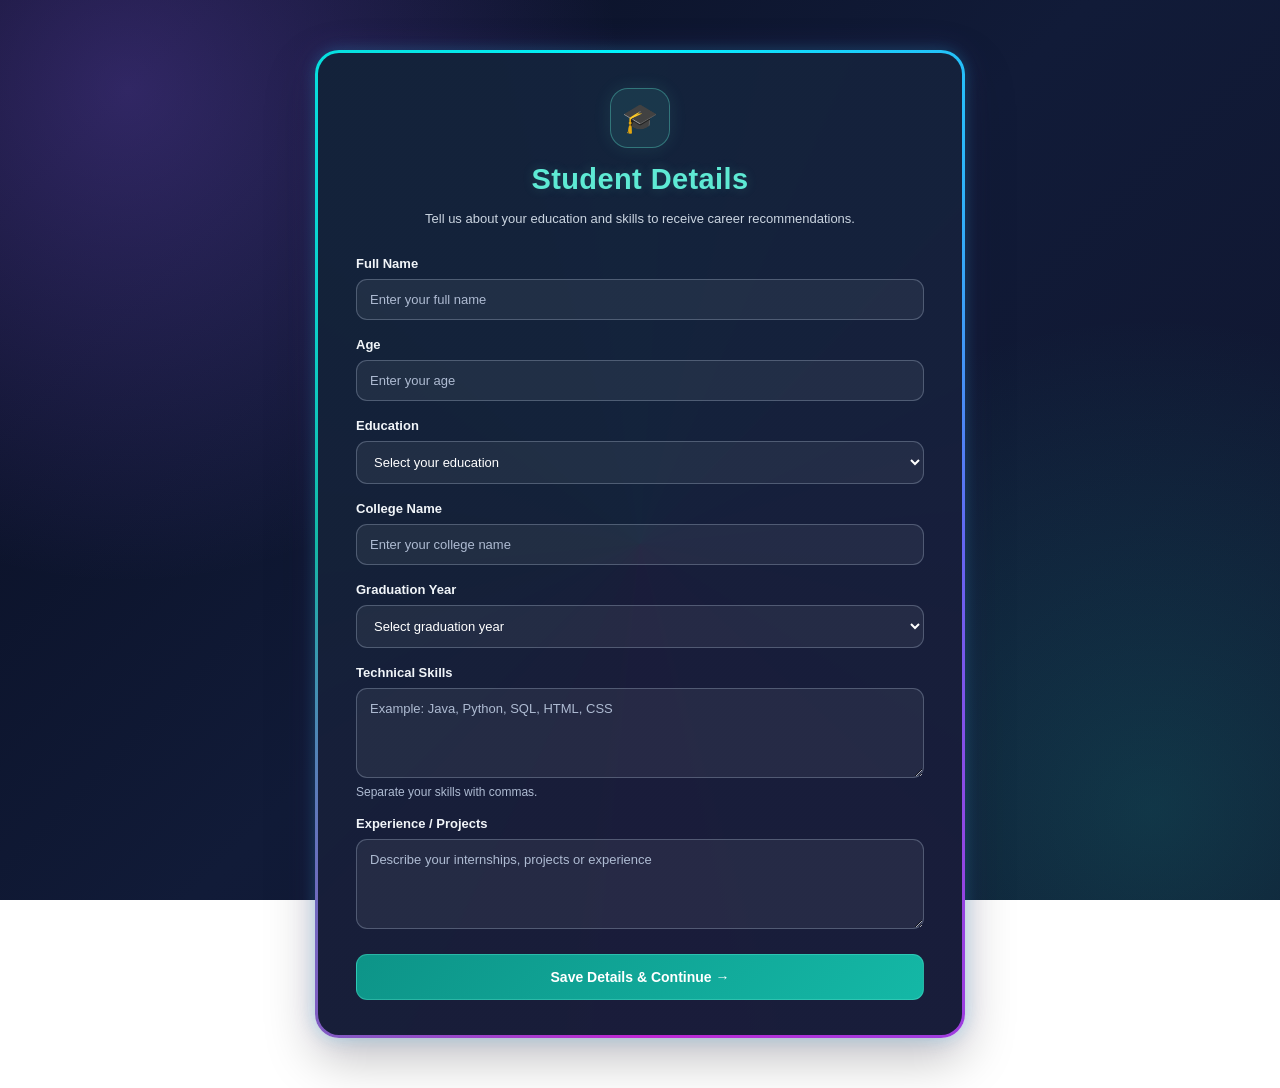
<file: templates/student_details.html>
<!DOCTYPE html>
<html lang="en">
<head>
    <meta charset="UTF-8">
    <meta name="viewport" content="width=device-width, initial-scale=1.0">

    <title>Student Details | AI Career</title>

    <style>
        * {
            box-sizing: border-box;
        }

        body {
            margin: 0;
            min-height: 100vh;
            padding: 35px 16px;
            font-family: "Segoe UI", Arial, sans-serif;
            color: #f8fafc;

            background:
                radial-gradient(
                    circle at 10% 10%,
                    rgba(139, 92, 246, 0.30),
                    transparent 35%
                ),
                radial-gradient(
                    circle at 90% 90%,
                    rgba(20, 184, 166, 0.20),
                    transparent 35%
                ),
                linear-gradient(
                    135deg,
                    #080d20,
                    #111b38,
                    #10152e
                );

            background-attachment: fixed;
        }

        /* Main glass box with multicolour border */
        .container {
            position: relative;
            width: 100%;
            max-width: 650px;
            margin: 15px auto;
            padding: 35px 38px;

            border: 3px solid transparent;
            border-radius: 24px;

            background:
                linear-gradient(
                    rgba(20, 28, 53, 0.97),
                    rgba(20, 28, 53, 0.97)
                ) padding-box,
                conic-gradient(
                    from var(--border-angle, 0deg),
                    #00f5ff,
                    #6366f1,
                    #c026d3,
                    #14b8a6,
                    #00f5ff
                ) border-box;

            backdrop-filter: blur(20px);
            -webkit-backdrop-filter: blur(20px);

            box-shadow:
                0 0 15px rgba(0, 245, 255, 0.18),
                0 0 28px rgba(139, 92, 246, 0.15),
                0 20px 50px rgba(0, 0, 0, 0.25);

            animation: appear 0.7s ease,
                       boxGlow 5s ease-in-out infinite;
        }

        @keyframes appear {
            from {
                opacity: 0;
                transform: translateY(15px);
            }

            to {
                opacity: 1;
                transform: translateY(0);
            }
        }

        @keyframes boxGlow {
            0%, 100% {
                box-shadow:
                    0 0 12px rgba(0, 245, 255, 0.15),
                    0 0 22px rgba(139, 92, 246, 0.12),
                    0 20px 50px rgba(0, 0, 0, 0.25);
            }

            50% {
                box-shadow:
                    0 0 20px rgba(0, 245, 255, 0.25),
                    0 0 35px rgba(192, 38, 211, 0.18),
                    0 20px 50px rgba(0, 0, 0, 0.25);
            }
        }

        /* Heading icon */
        .top-icon {
            width: 60px;
            height: 60px;
            margin: 0 auto 15px;

            display: flex;
            align-items: center;
            justify-content: center;

            font-size: 29px;
            border-radius: 18px;

            background: rgba(94, 234, 212, 0.10);
            border: 1px solid rgba(94, 234, 212, 0.35);

            box-shadow: 0 0 18px rgba(94, 234, 212, 0.10);
        }

        h1 {
            margin: 0;
            text-align: center;
            color: #5eead4;
            font-size: 29px;
            letter-spacing: 0.4px;

            text-shadow: 0 0 12px rgba(94, 234, 212, 0.18);
        }

        .subtitle {
            margin: 12px 0 26px;
            text-align: center;
            color: #cbd5e1;
            font-size: 13px;
            line-height: 1.7;
        }

        /* Form labels */
        label {
            display: block;
            margin: 17px 0 8px;
            color: #f1f5f9;
            font-size: 13px;
            font-weight: 600;
        }

        /* Input fields */
        input,
        select,
        textarea {
            display: block;
            width: 100%;
            padding: 12px 13px;

            border: 1px solid rgba(148, 163, 184, 0.40);
            border-radius: 11px;

            background: rgba(255, 255, 255, 0.06);
            color: #ffffff;

            font-size: 13px;
            font-family: inherit;
            outline: none;

            transition:
                border-color 0.25s,
                box-shadow 0.25s,
                background 0.25s;
        }

        input::placeholder,
        textarea::placeholder {
            color: #aebbd2;
        }

        input:focus,
        select:focus,
        textarea:focus {
            border-color: #5eead4;
            background: rgba(255, 255, 255, 0.09);

            box-shadow:
                0 0 0 3px rgba(94, 234, 212, 0.10),
                0 0 14px rgba(94, 234, 212, 0.10);
        }

        /* Dropdown options */
        select option {
            background: #172b4d;
            color: #ffffff;
        }

        textarea {
            min-height: 90px;
            resize: vertical;
        }

        .note {
            margin: 7px 0 0;
            color: #aebbd2;
            font-size: 12px;
        }

        /* Submit button */
        button {
            width: 100%;
            margin-top: 25px;
            padding: 14px;

            border: 1px solid rgba(94, 234, 212, 0.35);
            border-radius: 11px;

            background: linear-gradient(
                135deg,
                #0d9488,
                #14b8a6
            );

            color: #ffffff;
            font-size: 14px;
            font-weight: 700;
            cursor: pointer;

            transition:
                transform 0.25s,
                box-shadow 0.25s;
        }

        button:hover {
            transform: translateY(-2px);

            box-shadow:
                0 0 15px rgba(20, 184, 166, 0.30),
                0 8px 22px rgba(20, 184, 166, 0.20);
        }

        button:active {
            transform: translateY(0);
        }

        /* Mobile responsive */
        @media (max-width: 600px) {
            body {
                padding: 15px 10px;
            }

            .container {
                padding: 27px 20px;
                border-radius: 20px;
                border-width: 3px;
            }

            h1 {
                font-size: 25px;
            }

            .subtitle {
                font-size: 12px;
            }

            input,
            select,
            textarea {
                padding: 11px;
            }
        }

        @media (prefers-reduced-motion: reduce) {
            .container {
                animation: none;
            }

            input,
            select,
            textarea,
            button {
                transition: none;
            }
        }
    </style>
</head>

<body>

    <main class="container">

        <div class="top-icon">🎓</div>

        <h1>Student Details</h1>

        <p class="subtitle">
            Tell us about your education and skills
            to receive career recommendations.
        </p>

        <form method="POST"
              action="{{ url_for('student_details') }}">

            <label for="full_name">Full Name</label>
            <input
                type="text"
                id="full_name"
                name="full_name"
                placeholder="Enter your full name"
                autocomplete="name"
                required
            >

            <label for="age">Age</label>
            <input
                type="number"
                id="age"
                name="age"
                min="16"
                max="100"
                placeholder="Enter your age"
                required
            >

            <label for="education">Education</label>
            <select id="education" name="education" required>
                <option value="">Select your education</option>
                <option value="B.Tech">B.Tech</option>
                <option value="B.Sc">B.Sc</option>
                <option value="BCA">BCA</option>
                <option value="M.Tech">M.Tech</option>
                <option value="M.Sc">M.Sc</option>
                <option value="MCA">MCA</option>
                <option value="Other">Other</option>
            </select>

            <label for="college">College Name</label>
            <input
                type="text"
                id="college"
                name="college"
                placeholder="Enter your college name"
                required
            >

            <label for="graduation_year">Graduation Year</label>
            <select
                id="graduation_year"
                name="graduation_year"
                required
            >
                <option value="">Select graduation year</option>
                <option value="2026">2026</option>
                <option value="2027">2027</option>
                <option value="2028">2028</option>
                <option value="2029">2029</option>
                <option value="2030">2030</option>
            </select>

            <label for="skills">Technical Skills</label>
            <textarea
                id="skills"
                name="skills"
                placeholder="Example: Java, Python, SQL, HTML, CSS"
                required
            ></textarea>

            <p class="note">
                Separate your skills with commas.
            </p>

            <label for="experience">Experience / Projects</label>
            <textarea
                id="experience"
                name="experience"
                placeholder="Describe your internships, projects or experience"
            ></textarea>

            <button type="submit">
                Save Details &amp; Continue →
            </button>

        </form>

    </main>

</body>
</html>
</file>
